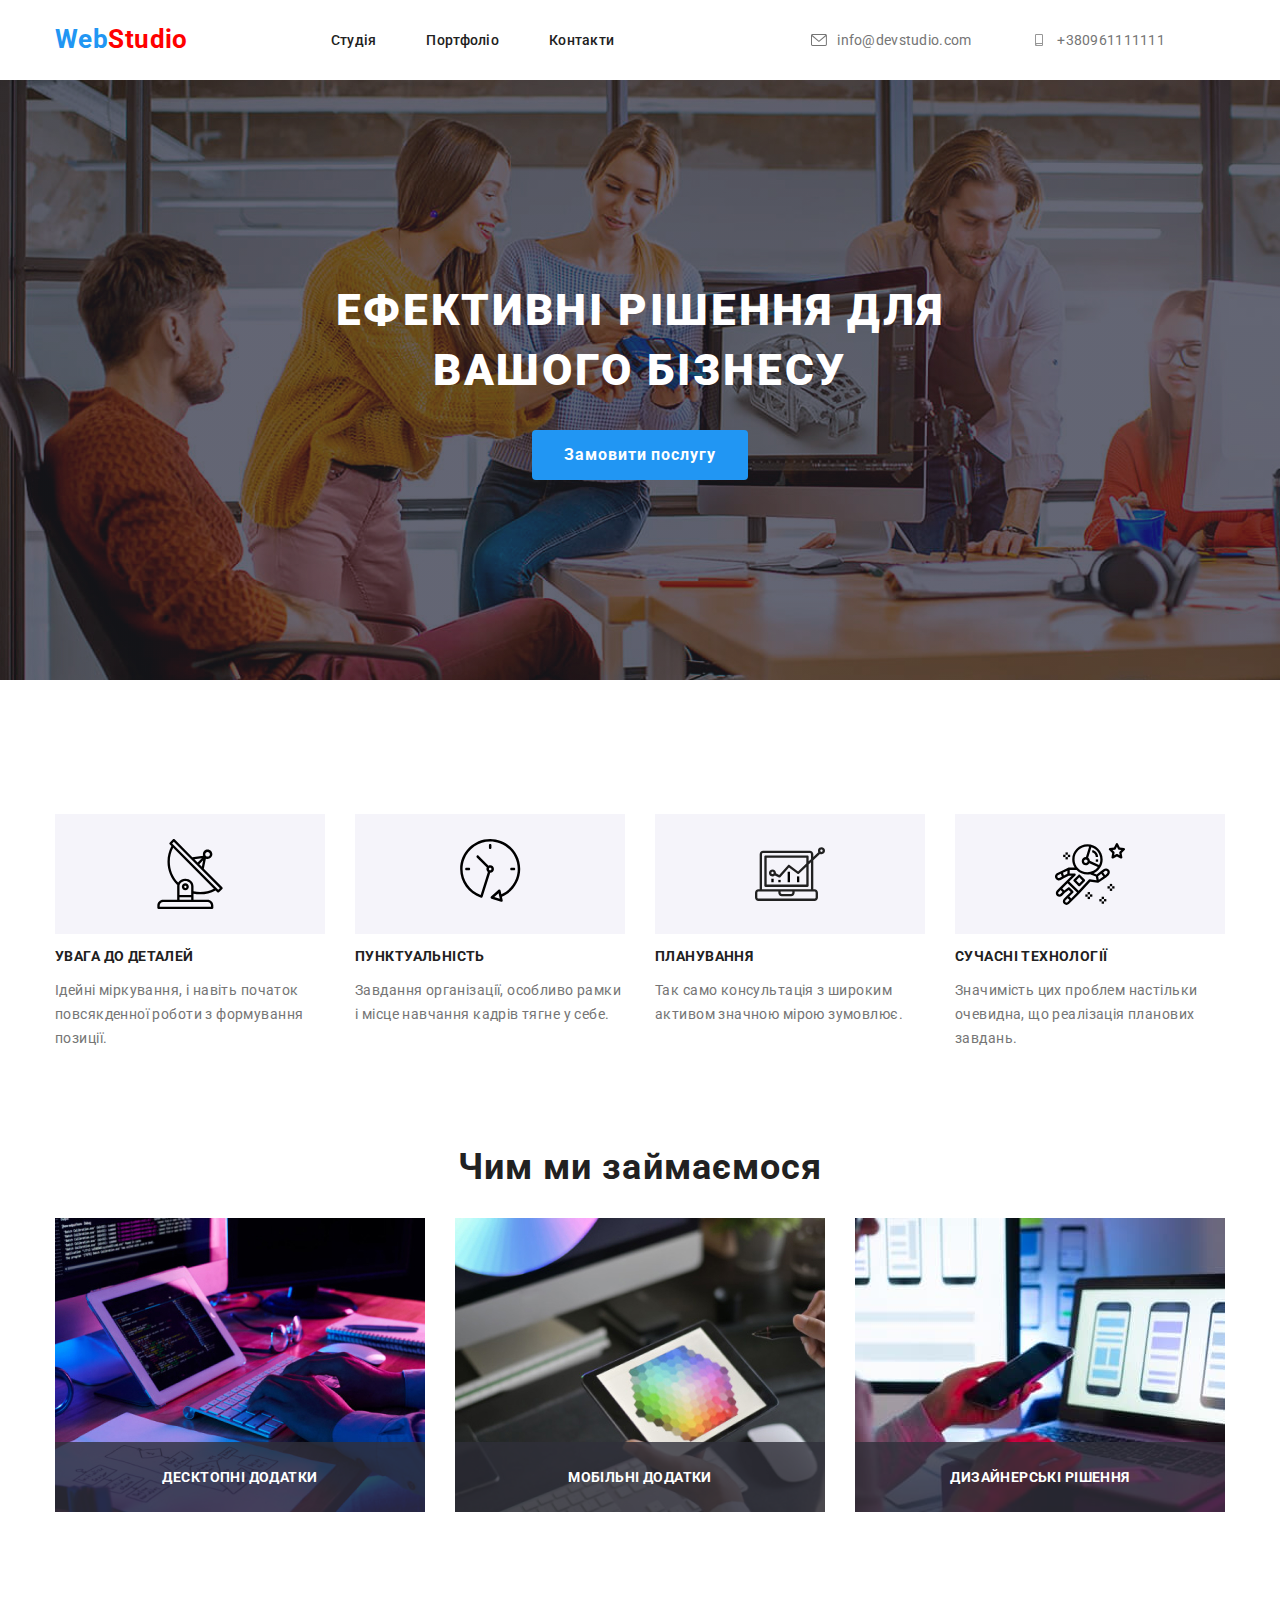
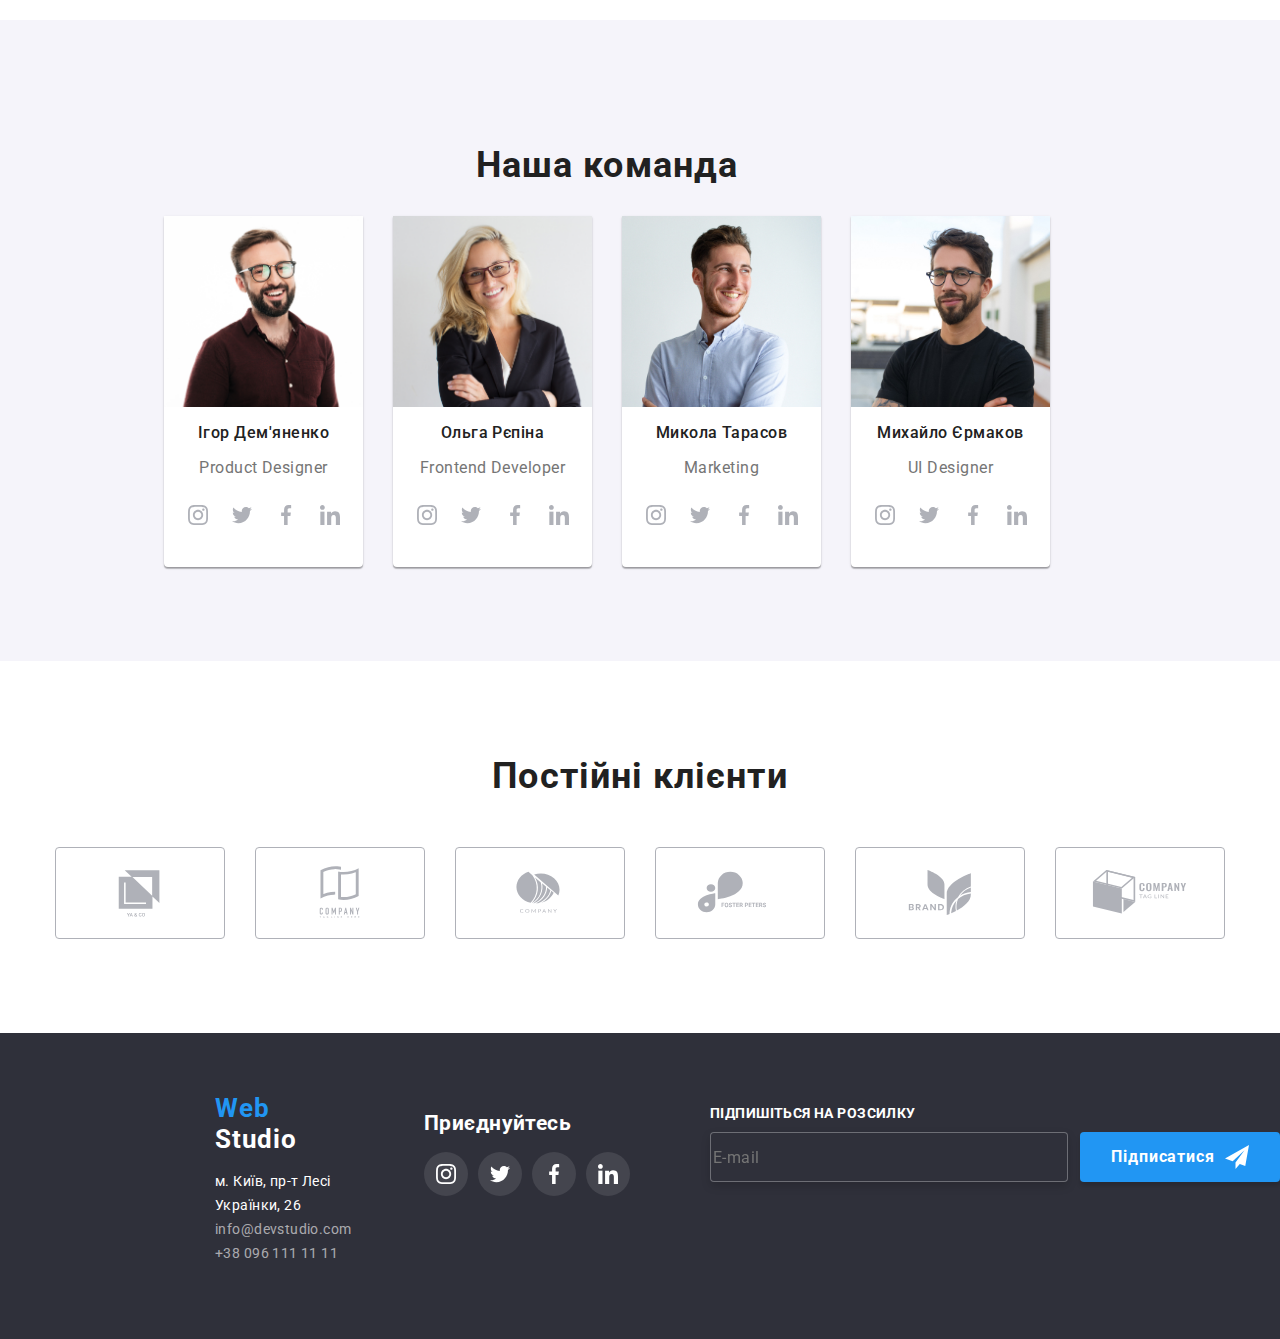
<file: index.html>
<!DOCTYPE html>
<html lang="uk">
  <head>
    <meta charset="UTF-8" >
    <meta http-equiv="X-UA-Compatible" content="IE=edge" >
    <meta name="viewport" content="width=device-width, initial-scale=1.0" >
    <title>Document</title>
    <link rel="preconnect" href="https://fonts.googleapis.com" >
    <link
      href="https://fonts.googleapis.com/css2?family=Montserrat:wght@400;700&family=Roboto:wght@400;500;700&display=swap"
      rel="stylesheet"
    >
    <link
      rel="stylesheet"
      href="https://cdnjs.cloudflare.com/ajax/libs/modern-normalize/1.0.0/modern-normalize.min.css"
    >
    <link rel="stylesheet" href="./css/style.min.css" >
  </head>

  <body>
    <!--topsite-->
    <!-- info -->
    <header class="header">
      <div class="container header__wrap">
        <a class="header__logo" href="./index.html"
          >Web<span class="header__accent">Studio</span></a
        >
        <nav class="header__nav">
          <ul class="header__list">
            <li class="header__item">
              <a class="header__link studia" href="./index.html">Студія</a>
            </li>
            <li class="header__item">
              <a class="header__link porfolio" href="./portfolio.html">Портфоліо</a>
            </li>
            <li class="header__item contakt"><a class="header__link" href="#">Контакти</a></li>
          </ul>
        </nav>
        <ul class="header__contact">
          <li class="header__contact-list">
            <a class="header__contact-item" href="mailto:info@devstudio.com">
              <svg class="header__icon" width="16px" height="12px">
                <use href="./img/symbol-defs.svg#icon-envelope-hover"></use>
              </svg>
              info@devstudio.com</a
            >
          </li>
          <li class="header__contact-list">
            <a class="header__contact-item" href="tel:+380961111111">
              <svg class="header__icon" width="16px" height="12px">
                <use href="./img/symbol-defs.svg#icon-smartphone"></use>
              </svg>
              +380961111111</a
            >
          </li>
        </ul>
      </div>
    </header>
    <!--h1-->
    <main>
      <section class="mains section">
        <div class="container">
          <h1 class="mains__title">Ефективні рішення для вашого бізнесу</h1>
          <button type="button" class="mains__btn" data-modal-open>Замовити послугу</button>
        </div>
      </section>
      <!--info-->
      <section class="info section">
        <div class="container">
          <h2 class="info__title">info</h2>
          <ul class="info__list">
            <li class="info__item">
              <div class="info__icon">
                <svg class="icon__info" width="70px" height="70px">
                  <use href="./img/symbol-defs.svg#icon-antenna-1"></use>
                </svg>
              </div>
              <h3 class="info__name">УВАГА ДО ДЕТАЛЕЙ</h3>
              <p class="info__text">
                Ідейні міркування, і навіть початок повсякденної роботи з формування позиції.
              </p>
            </li>
            <li class="info__item">
              <div class="info__icon">
                <svg class="icon__info" width="70px" height="70px">
                  <use href="./img/symbol-defs.svg#icon-clock-1"></use>
                </svg>
              </div>
              <h3 class="info__name">ПУНКТУАЛЬНІСТЬ</h3>
              <p class="info__text">
                Завдання організації, особливо рамки і місце навчання кадрів тягне у себе.
              </p>
            </li>
            <li class="info__item">
              <div class="info__icon">
                <svg class="icon__info" width="70px" height="70px">
                  <use href="./img/symbol-defs.svg#icon-diagram-1"></use>
                </svg>
              </div>
              <h3 class="info__name">ПЛАНУВАННЯ</h3>
              <p class="info__text">
                Так само консультація з широким активом значною мірою зумовлює.
              </p>
            </li>
            <li class="info__item">
              <div class="info__icon">
                <svg class="icon__info" width="70px" height="70px">
                  <use href="./img/symbol-defs.svg#icon-astronaut-1"></use>
                </svg>
              </div>
              <h3 class="info__name">СУЧАСНІ ТЕХНОЛОГІЇ</h3>
              <p class="info__text">
                Значимість цих проблем настільки очевидна, що реалізація планових завдань.
              </p>
            </li>
          </ul>
        </div>
      </section>

      <!--Чим ми займаємося-->
      <section class="about__company section">
        <div class="container">
          <h2 class="about__title">Чим ми займаємося</h2>
          <ul class="about__list">
            <li class="about__item">
              <a class="about__link" href="#">
                <div class="about__img">
                  <img src="img/box1.jpg" alt="стіл із клавіатурою та планшетом" width="370" >
                  <div class="about__overlay">
                    <p class="about__overlay-text">Десктопні додатки</p>
                  </div>
                </div>
              </a>
            </li>
            <li class="about__item">
              <a class="about__link" href="#">
                <div class="about__img">
                  <img src="img/box3.jpg" alt="Процює за планшетом" width="370" >
                  <div class="about__overlay">
                    <p class="about__overlay-text">Мобільні додатки</p>
                  </div>
                </div>
              </a>
            </li>
            <li class="about__item">
              <a class="about__link" href="#">
                <div class="about__img">
                  <img
                    src="img/box2.jpg"
                    alt="Людина користується ноутбуком та телефоном"
                    width="370">
                  <div class="about__overlay">
                    <p class="about__overlay-text">Дизайнерські рішення</p>
                  </div>
                </div>
              </a>
            </li>
          </ul>
        </div>
      </section>
      <!--team-->
      <section class="team">
        <div class="container">
          <h2 class="team__title">Наша команда</h2>
          <ul class="team__list">
            <li class="team__items">
              <img src="img/teamcard1.jpg" alt="Ігор Дем'яненко" width="270">
              <h3 class="team__item">Ігор Дем'яненко</h3>
              <p class="team__name">Product Designer</p>
              <ul class="team__link-list ">
                <li class="team__link-items">
                  <a class="team__link-svg" href="">
                    <svg class="team__icon-massage" width="20px" height="20px">
                      <use href="./img/symbol-defs.svg#icon-instagram-2"></use>
                    </svg>
                  </a>
                </li>
                <li class="team__link-items">
                  <a href="" class="team__link-svg">
                    <svg class="team__icon-massage" width="20px" height="20px">
                      <use href="./img/symbol-defs.svg#icon-twitter-1"></use>
                    </svg>
                  </a>
                </li>
                <li class="team__link-items">
                  <a href="" class="team__link-svg">
                    <svg class="team__icon-massage" width="20px" height="20px">
                      <use href="./img/symbol-defs.svg#icon-facebook-1"></use>
                    </svg>
                  </a>
                </li>
                <li class="team__link-items">
                  <a href="" class="team__link-svg">
                    <svg class="team__icon-massage" width="20px" height="20px">
                      <use href="./img/symbol-defs.svg#icon-linkedin-1"></use>
                    </svg>
                  </a>
                </li>
              </ul>
            </li>
            <li class="team__items">
              <img src="img/teamcard2.jpg" alt="Ольга Рєпіна" width="270">
              <h3 class="team__item">Ольга Рєпіна</h3>
              <p class="team__name">Frontend Developer</p>
              <ul class="team__link-list ">
                <li class="team__link__items">
                  <a class="team__link-svg" href="">
                    <svg class="team__icon-massage" width="20px" height="20px">
                      <use href="./img/symbol-defs.svg#icon-instagram-2"></use>
                    </svg>
                  </a>
                </li>
                <li class="team__link-items">
                  <a href="" class="team__link-svg">
                    <svg class="team__icon-massage" width="20px" height="20px">
                      <use href="./img/symbol-defs.svg#icon-twitter-1"></use>
                    </svg>
                  </a>
                </li>
                <li class="team__link-items">
                  <a href="" class="team__link-svg">
                    <svg class="team__icon-massage" width="20px" height="20px">
                      <use href="./img/symbol-defs.svg#icon-facebook-1"></use>
                    </svg>
                  </a>
                </li>
                <li class="team__link-items">
                  <a href="" class="team__link-svg">
                    <svg class="team__icon-massage" width="20px" height="20px">
                      <use href="./img/symbol-defs.svg#icon-linkedin-1"></use>
                    </svg>
                  </a>
                </li>
              </ul>
            </li>
            <li class="team__items">
              <img src="img/teamcard3.jpg" alt="Микола Тарасов" width="270">
              <h3 class="team__item">Микола Тарасов</h3>
              <p class="team__name">Marketing</p>
              <ul class="team__link-list ">
                <li class="team__link-items">
                  <a class="team__link-svg" href="">
                    <svg class="team__icon-massage" width="20px" height="20px">
                      <use href="./img/symbol-defs.svg#icon-instagram-2"></use>
                    </svg>
                  </a>
                </li>
                <li class="team__link-items">
                  <a href="" class="team__link-svg">
                    <svg class="team__icon-massage" width="20px" height="20px">
                      <use href="./img/symbol-defs.svg#icon-twitter-1"></use>
                    </svg>
                  </a>
                </li>
                <li class="team__link-items">
                  <a href="" class="team__link-svg">
                    <svg class="team__icon-massage" width="20px" height="20px">
                      <use href="./img/symbol-defs.svg#icon-facebook-1"></use>
                    </svg>
                  </a>
                </li>
                <li class="team__link-items">
                  <a href="" class="team__link-svg">
                    <svg class="team__icon-massage" width="20px" height="20px">
                      <use href="./img/symbol-defs.svg#icon-linkedin-1"></use>
                    </svg>
                  </a>
                </li>
              </ul>
            </li>
            <li class="team__items">
              <img src="img/teamcard4.jpg" alt="Михайло Єрмаков" width="270">
              <h3 class="team__item">Михайло Єрмаков</h3>
              <p class="team__name">UI Designer</p>
              <ul class="team__link-list ">
                <li class="team__link-items">
                  <a class="team__link-svg" href="">
                    <svg class="team__icon-massage" width="20px" height="20px">
                      <use href="./img/symbol-defs.svg#icon-instagram-2"></use>
                    </svg>
                  </a>
                </li>
                <li class="team__link-items">
                  <a href="" class="team__link-svg">
                    <svg class="team__icon-massage" width="20px" height="20px">
                      <use href="./img/symbol-defs.svg#icon-twitter-1"></use>
                    </svg>
                  </a>
                </li>
                <li class="team__link-items">
                  <a href="" class="team__link-svg">
                    <svg class="team__icon-massage" width="20px" height="20px">
                      <use href="./img/symbol-defs.svg#icon-facebook-1"></use>
                    </svg>
                  </a>
                </li>
                <li class="team__link-items">
                  <a href="" class="team__link-svg">
                    <svg class="team__icon-massage" width="20px" height="20px">
                      <use href="./img/symbol-defs.svg#icon-linkedin-1"></use>
                    </svg>
                  </a>
                </li>
              </ul>
          </ul>
         </div>  
      </section>
      <section class="clients">
        <div class="container">
          <h2 class="clients__title">Постійні клієнти</h2>
          <ul class="clients__list">
            <li class="clients__item">
              <a class="clients__link" href="">
                <svg class="clients__icon" width="106" height="60">
                  <use href="./img/symbol-defs.svg#icon-Logo"></use>
                </svg>
              </a>
            </li>
            <li class="clients__item">
              <a class="clients__link" href="">
                <svg class="clients__icon" width="106" height="60">
                  <use href="./img/symbol-defs.svg#icon-Logo-1"></use>
                </svg>
              </a>
            </li>
            <li class="clients__item">
              <a class="clients__link" href="">
                <svg class="clients__icon" width="106" height="60">
                  <use href="./img/symbol-defs.svg#icon-Logo-2"></use>
                </svg>
              </a>
            </li>
            <li class="clients__item">
              <a class="clients__link" href="">
                <svg class="clients__icon" width="106" height="60">
                  <use href="./img/symbol-defs.svg#icon-Logo-3"></use>
                </svg>
              </a>
            </li>
            <li class="clients__item">
              <a class="clients__link" href="">
                <svg class="clients__icon" width="106" height="60">
                  <use href="./img/symbol-defs.svg#icon-Logo-4"></use>
                </svg>
              </a>
            </li>
            <li class="clients__item">
              <a class="clients__link" href="">
                <svg class="clients__icon" width="106" height="60">
                  <use href="./img/symbol-defs.svg#icon-Logo-5"></use>
                </svg>
              </a>
            </li>
          </ul>
        </div>
      </section>
    </main>

    <!--низ страницы-->
    <footer class="footer">
      <div class="footer__all">
        <div class="footer__div">
          <a class="footer__title" href="./index.html"
            >Web <span class="footer__accent">Studio</span></a
          >
          <ul class="footer__list">
            <li class="footer__items">
              <a id="footer__item" href="#">м. Київ, пр-т Лесі Українки, 26</a>
            </li>
            <li class="footer__items">
              <a href="mailto:info@devstudio.com">info@devstudio.com</a>
            </li>
            <li class="footer__items"><a href="tel:+380961111111">+38 096 111 11 11</a></li>
          </ul>
        </div>
        <div class="footer__div">
          <h2 class="footer__h2">Приєднуйтесь</h2>
          <ul class="footer__link-list">
            <li class="footer__link-items">
              <a class="footer__link-svg" href="">
                <svg class="icon__massage-footer" width="20px" height="20px">
                  <use href="./img/symbol-defs.svg#icon-instagram-2"></use>
                </svg>
              </a>
            </li>
            <li class="footer__link-items">
              <a href="" class="footer__link-svg">
                <svg class="icon__massage-footer" width="20px" height="20px">
                  <use href="./img/symbol-defs.svg#icon-twitter-1"></use>
                </svg>
              </a>
            </li>
            <li class="footer__link-items">
              <a href="" class="footer__link-svg">
                <svg class="icon__massage-footer" width="20px" height="20px">
                  <use href="./img/symbol-defs.svg#icon-facebook-1"></use>
                </svg>
              </a>
            </li>
            <li class="footer__link-items">
              <a href="" class="footer__link-svg">
                <svg class="icon__massage-footer" width="20px" height="20px">
                  <use href="./img/symbol-defs.svg#icon-linkedin-1"></use>
                </svg>
              </a>
            </li>
          </ul>
        </div>
        <div class="footer__mailing">
          <h2 class="footer__mailing-title">Підпишіться на розсилку</h2>
          <span class="footer__wrape">
            <label for="footer__label"></label>
            <input
              type="email"
              name="email"
              id="footer__label"
              class="footer__input"
              placeholder="E-mail"
            >
            <button type="submit" class="footer__btn">
              Підписатися
              <svg class="footer__icon-btn" width="24px" height="24px">
                <use href="./img/symbol-defs.svg#icon-icon-send-1"></use>
              </svg>
            </button>
          </span>
        </div>
      </div>
    </footer>
    <div class="backdrop is-hidden" data-modal>
      <div class="modal">
        <div class="modal__body">
          <button class="modal__btn" type="button">
            <svg class="modal__btn-close" width="18px" height="18px" data-modal-close>
              <use href="./img/symbol-defs.svg#icon-close-black-18dp-2-1-1"></use>
            </svg>
          </button>
          <form class="form">
            <p class="form-title">Залиште свої дані, ми вам передзвонимо</p>

            <label class="modal__lable" for="input_name"> Ім'я </label>
            <div class="input__wraper">
              <input
                type="text"
                name="name"
                id="input_name"
                class="input modal-input field"
                required
              >
              <svg class="input_icon" width="12px" height="12px">
                <use href="./img/symbol-defs.svg#icon-tel-1"></use>
              </svg>
            </div>
            <label class="modal__lable" for="input_tel">Телефон</label>
            <div class="input__wraper">
              <input
                type="tel"
                name="phone"
                id="input_tel"
                class="input modal-input field"
                required
              >
              <svg class="input_icon" width="13px" height="13px">
                <use href="./img/symbol-defs.svg#icon-name-1"></use>
              </svg>
            </div>
            <label class="modal__lable" for="input_mail">Пошта</label>
            <div class="input__wraper">
              <input
                type="email"
                name="email"
                id="input_mail"
                class="input modal-input field"
                required
              >
              <svg class="input_icon" width="15px" height="12px">
                <use href="./img/symbol-defs.svg#icon-mail-1"></use>
              </svg>
            </div>
            <label class="modal__lable" for="input_message">Коментар</label>
            <textarea
              name="message"
              id="input_message"
              class="input modal-input textarea"
              placeholder="Введіть текст"
            ></textarea>          
            <div class="check__lable-div">
              <label class="check__lable">
                <input type="checkbox" name="check" class="input__check" >
                <span class="check__wrap">
                  <svg class="check-icon-off" width="16px" height="15px">
                    <use href="./img/symbol-defs.svg#icon-Vector-1"></use>
                  </svg>
                  <svg class="check-icon-on" width="16px" height="15px">
                    <use href="./img/symbol-defs.svg#icon-icon-check"></use>
                  </svg>
                </span>
                <span class="check__text"> Погоджуюся з розсилкою та приймаю </span>
                <a class="check__link" href="#" target="_blank"> Умови договору</a>
              </label>
            </div>
            <button type="submit" class="modal__btn_">Відправити</button>
          </form>
        </div>
      </div>
    </div>
    <script src="./js/modal.js"></script>
  </body>
</html>
</file>
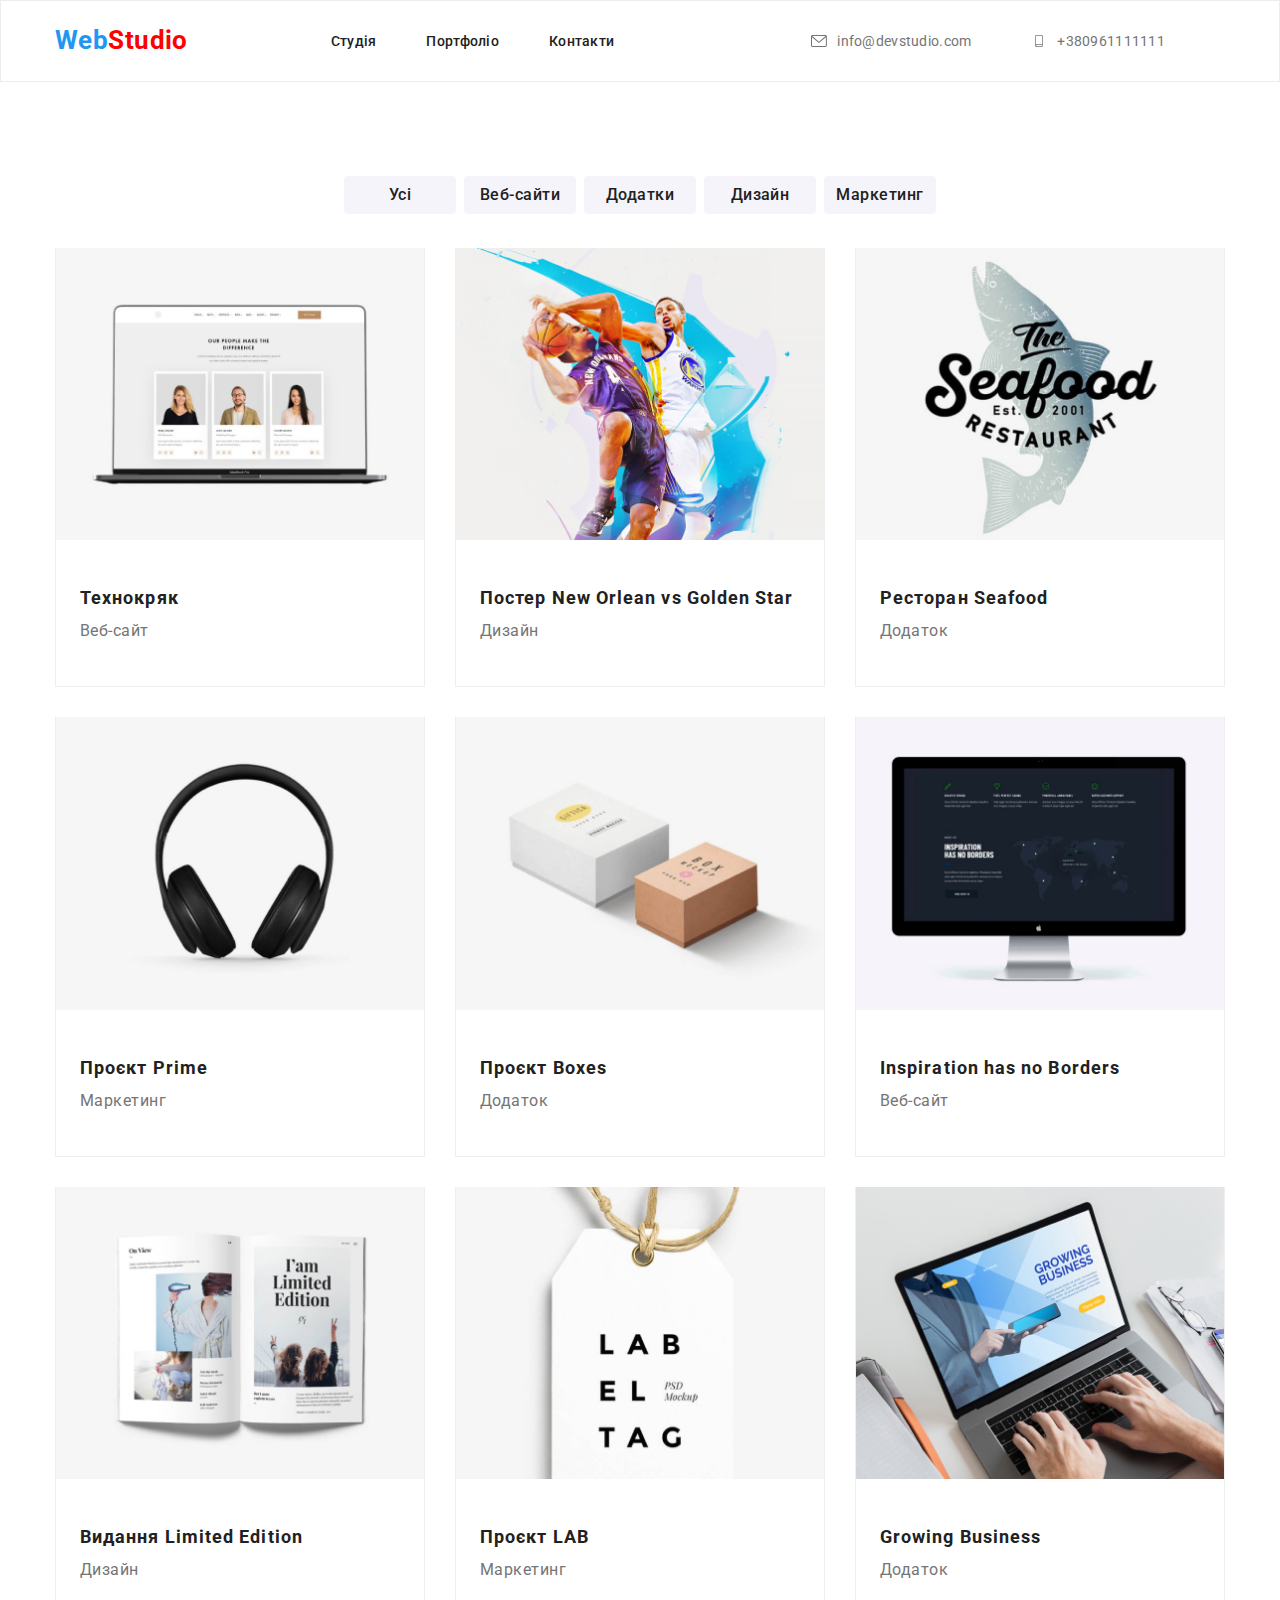
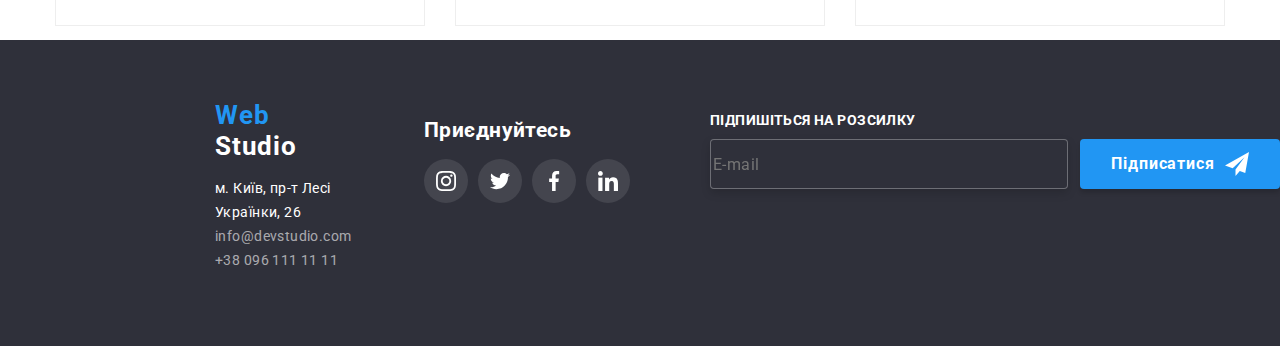
<file: portfolio.html>
<!DOCTYPE html>
<html lang="en">
  <head>
    <meta charset="UTF-8" >
    <meta http-equiv="X-UA-Compatible" content="IE=edge" >
    <meta name="viewport" content="width=device-width, initial-scale=1.0" >
    <title>Document</title>
    <link rel="preconnect" href="https://fonts.googleapis.com" >
    <link
      href="https://fonts.googleapis.com/css2?family=Montserrat:wght@400;700&family=Roboto:wght@400;500;700&display=swap"
      rel="stylesheet"
    >
    <link
      rel="stylesheet"
      href="https://cdnjs.cloudflare.com/ajax/libs/modern-normalize/1.0.0/modern-normalize.min.css"
    >
    <link rel="stylesheet" href="./css/style.min.css" >
  </head>
  <body>
    <!--topsite-->
    <header class="header__portfolio">
      <div class="container header__wrap">
        <a class="header__logo" href="./index.html"
          >Web<span class="header__accent">Studio</span></a
        >
        <nav class="header__nav">
          <ul class="header__list">
            <li class="header__item">
              <a class="header__link" href="./index.html">Студія</a>
            </li>
            <li class="header__item">
              <a class="header__link" href="./portfolio.html">Портфоліо</a>
            </li>
            <li class="header__item"><a class="header__link" href="#">Контакти</a></li>
          </ul>
        </nav>
        <ul class="header__contact">
          <li class="header__contact-list">
            <a class="header__contact-item" href="mailto:info@devstudio.com">
              <svg class="header__icon " width="16px" height="12px">
                <use href="./img/symbol-defs.svg#icon-envelope-hover"></use>
              </svg>
              info@devstudio.com</a
            >
          </li>
          <li class="header__contact-list">
            <a class="header__contact-item" href="tel:+380961111111">
              <svg class="header__icon " width="16px" height="12px">
                <use href="./img/symbol-defs.svg#icon-smartphone"></use>
              </svg>
              +380961111111</a
            >
          </li>
        </ul>
      </div>
    </header>
    <!--h1-->
    <main class="main">
      <!--info-->
      <section class="portfolio__main">
        <div class="container">
          <h1 class="portfolio__title">portfolio</h1>
            <ul class="porfolio__list">
              <li class="portfolio__items">
                <button type="button" class="portfolio__btn">Усі</button>
              </li>
              <li class="portfolio__items">
                <button type="button" class="portfolio__btn">Веб-сайти</button>
              </li>
              <li class="portfolio__items">
                <button type="button" class="portfolio__btn">Додатки</button>
              </li>
              <li class="portfolio__items">
                <button type="button" class="portfolio__btn">Дизайн</button>
              </li>
              <li class="portfolio__items">
                <button type="button" class="portfolio__btn">Маркетинг</button>
              </li>
          </ul>
          <ul class="portfolio__content-list">
            <li class="portfolio__content-items">
              <a class="portfolio__link" href="#">
                <div class="portfolio__photo">
                  <img width="370" src="img/img.jpg" alt="ноутбуком" >
                  <div class="portfolio__hover">
                    <p class="portfolio__hover-text">
                      Ресурс пропонує комплексні пропозиції з різним рівнем функціоналу та сервісів. 
                    Все це дозволить відвідувачу отримати вичерпні відомості про компанію чи приватну особу.
                    </p>
                  </div>
                </div>
                <div class="portfolio__content-text">
                  <h3 class="portfolio__content-h3">Технокряк</h3>
                  <p class="portfolio__content-p">Веб-сайт</p>
                </div>
              </a>
            </li>
            <li class="portfolio__content-items">
              <a class="portfolio__link" href="#">
                <div class="portfolio__photo">
                  <img width="370" src="img/img(1).jpg" alt="два праня гуляють в батскетбол" >
                  <div class="portfolio__hover">
                    <p class="portfolio__hover-text">
                      Ресурс пропонує комплексні пропозиції з різним рівнем функціоналу та сервісів.
                      Все це дозволить відвідувачу отримати вичерпні відомості про компанію чи приватну особу.
                    </p>
                  </div>
                </div>
                <div class="portfolio__content-text">
                  <h3 class="portfolio__content-h3">Постер New Orlean vs Golden Star</h3>
                  <p class="portfolio__content-p">Дизайн</p>
                </div>
              </a>
            </li>
            <li class="portfolio__content-items">
              <a class="portfolio__link" href="#">
                <div class="portfolio__photo">
                  <img width="370" src="img/img(2).jpg" alt="два праня гуляють в батскетбол" >
                  <div class="portfolio__hover">
                    <p class="portfolio__hover-text">
                      Ресурс пропонує комплексні пропозиції з різним рівнем функціоналу та сервісів.
                      Все це дозволить відвідувачу отримати вичерпні відомості про компанію чи приватну особу.
                    </p>
                  </div>
                </div>
                <div class="portfolio__content-text">
                  <h3 class="portfolio__content-h3">Ресторан Seafood</h3>
                  <p class="portfolio__content-p">Додаток</p>
                </div>
              </a>
            </li>
            <li class="portfolio__content-items">
              <a class="portfolio__link" href="#">
                <div class="portfolio__photo">
                  <img width="370" src="img/img(3).jpg" alt="навушники" >
                  <div class="portfolio__hover">
                    <p class="portfolio__hover-text">
                      Ресурс пропонує комплексні пропозиції з різним рівнем функціоналу та сервісів.
                      Все це дозволить відвідувачу отримати вичерпні відомості про компанію чи приватну особу.
                    </p>
                  </div>
                </div>
                <div class="portfolio__content-text">
                  <h3 class="portfolio__content-h3">Проєкт Prime</h3>
                  <p class="portfolio__content-p">Маркетинг</p>
                </div>
              </a>
            </li>
            <li class="portfolio__content-items">
              <a class="portfolio__link" href="#">
                <div class="portfolio__photo">
                  <img width="370" src="img/img(4).jpg" alt="2 коробки" >
                  <div class="portfolio__hover">
                    <p class="portfolio__hover-text">
                      Ресурс пропонує комплексні пропозиції з різним рівнем функціоналу та сервісів.
                      Все це дозволить відвідувачу отримати вичерпні відомості про компанію чи приватну особу.
                    </p>
                  </div>
                </div>
                <div class="portfolio__content-text">
                  <h3 class="portfolio__content-h3">Проєкт Boxes</h3>
                  <p class="portfolio__content-p">Додаток</p>
                </div>
              </a>
            </li>
            <li class="portfolio__content-items">
              <a class="portfolio__link" href="#">
                <div class="portfolio__photo">
                  <img width="370" src="img/img(5).jpg" alt="монітор" >
                  <div class="portfolio__hover">
                    <p class="portfolio__hover-text">
                      Ресурс пропонує комплексні пропозиції з різним рівнем функціоналу та сервісів.
                      Все це дозволить відвідувачу отримати вичерпні відомості про компанію чи приватну особу.
                    </p>
                  </div>
                </div>
                <div class="portfolio__content-text">
                  <h3 class="portfolio__content-h3">Inspiration has no Borders</h3>
                  <p class="portfolio__content-p">Веб-сайт</p>
                </div>
              </a>
            </li>
            <li class="portfolio__content-items">
              <a class="portfolio__link" href="#">
                <div class="portfolio__photo">
                  <img width="370" src="img/img(6).jpg" alt="книга">
                  <div class="portfolio__hover">
                    <p class="portfolio__hover-text">
                      Ресурс пропонує комплексні пропозиції з різним рівнем функціоналу та сервісів.
                      Все це дозволить відвідувачу отримати вичерпні відомості про компанію чи приватну особу.
                    </p>
                  </div>
                </div>                
                <div class="portfolio__content-text">
                  <h3 class="portfolio__content-h3">Видання Limited Edition</h3>
                  <p class="portfolio__content-p">Дизайн</p>
                </div>
              </a>
            </li>
            <li class="portfolio__content-items">
              <a class="portfolio__link" href="#">
                <div class="portfolio__photo">
                  <img width="370" src="img/img(7).jpg" alt="оберіг" >
                  <div class="portfolio__hover">
                    <p class="portfolio__hover-text">
                      Ресурс пропонує комплексні пропозиції з різним рівнем функціоналу та сервісів.
                      Все це дозволить відвідувачу отримати вичерпні відомості про компанію чи приватну особу.
                    </p>
                  </div>
                </div>                
                <div class="portfolio__content-text">
                  <h3 class="portfolio__content-h3">Проєкт <span lang="en">LAB</span></h3>
                  <p class="portfolio__content-p">Маркетинг</p>
                </div>
              </a>
            </li>
            <li class="portfolio__content-items">
              <a class="portfolio__link" href="#">
                <div class="portfolio__photo">
                  <img width="370" src="img/img(8).jpg" alt="ноутбук" >
                  <div class="portfolio__hover">
                    <p class="portfolio__hover-text">
                      Ресурс пропонує комплексні пропозиції з різним рівнем функціоналу та сервісів.
                      Все це дозволить відвідувачу отримати вичерпні відомості про компанію чи приватну особу.
                    </p>
                  </div>
                </div>                
                <div class="portfolio__content-text">
                  <h3 class="portfolio__content-h3">Growing Business</h3>
                  <p class="portfolio__content-p">Додаток</p>
                </div>
              </a>
            </li>
          </ul>
        </div>
      </section>
    </main>

    <!--низ страницы-->
<footer class="footer">
  <div class="footer__all">
    <div class="footer__div">
      <a class="footer__title" href="./index.html">Web <span class="footer__accent">Studio</span></a>
      <ul class="footer__list">
        <li class="footer__items">
          <a id="footer__item" href="#">м. Київ, пр-т Лесі Українки, 26</a>
        </li>
        <li class="footer__items">
          <a href="mailto:info@devstudio.com">info@devstudio.com</a>
        </li>
        <li class="footer__items"><a href="tel:+380961111111">+38 096 111 11 11</a></li>
      </ul>
    </div>
    <div class="footer__div">
      <h2 class="footer__h2">Приєднуйтесь</h2>
      <ul class="footer__link-list">
        <li class="footer__link-items">
          <a class="footer__link-svg" href="">
            <svg class="icon__massage-footer" width="20px" height="20px">
              <use href="./img/symbol-defs.svg#icon-instagram-2"></use>
            </svg>
          </a>
        </li>
        <li class="footer__link-items">
          <a href="" class="footer__link-svg">
            <svg class="icon__massage-footer" width="20px" height="20px">
              <use href="./img/symbol-defs.svg#icon-twitter-1"></use>
            </svg>
          </a>
        </li>
        <li class="footer__link-items">
          <a href="" class="footer__link-svg">
            <svg class="icon__massage-footer" width="20px" height="20px">
              <use href="./img/symbol-defs.svg#icon-facebook-1"></use>
            </svg>
          </a>
        </li>
        <li class="footer__link-items">
          <a href="" class="footer__link-svg">
            <svg class="icon__massage-footer" width="20px" height="20px">
              <use href="./img/symbol-defs.svg#icon-linkedin-1"></use>
            </svg>
          </a>
        </li>
      </ul>
    </div>
    <div class="footer__mailing">
      <h2 class="footer__mailing-title">Підпишіться на розсилку</h2>
      <span class="footer__wrape">
        <label for="footer__label"></label>
        <input type="email" name="email" id="footer__label" class="footer__input" placeholder="E-mail">
        <button type="submit" class="footer__btn">
          Підписатися
          <svg class="footer__icon-btn" width="24px" height="24px">
            <use href="./img/symbol-defs.svg#icon-icon-send-1"></use>
          </svg>
        </button>
      </span>
    </div>
  </div>
</footer>
  </body>
</html>
</file>
<file: css/style.min.css>
:root{--main-text-color: red;--h3-color: red}img{max-width:100%;display:block;height:auto}ul{list-style:none;padding:0}li{margin:0;padding:0}a{color:inherit;text-decoration:none}body{font-family:Roboto,sans-serif;color:#212121;letter-spacing:.03em;font-size:14px}.container{max-width:1200px;padding:0 15px;margin:0 auto}.section{padding:0 0 94px 0}.header__logo{font-weight:700;font-size:26px;line-height:31px;text-decoration:none;color:#2196f3;padding:24px 0 25px 0}.header__accent{color:red}.container{max-width:1200px;padding:0 15px;margin:0 auto}.section{padding:0 0 94px 0}.header__wrap{display:flex;align-items:center}.header__contact{margin-left:auto;margin-top:0;margin-bottom:0}.header__list{list-style:none;display:flex;font-weight:500;font-size:14px;line-height:16px;letter-spacing:.02em;color:#212121;margin:0}.header__nav{margin-left:93px}.header__link{display:inline-block;text-decoration:none;font-weight:500;font-size:14px;line-height:16px;letter-spacing:.02em;color:#212121;padding-top:32px;padding-bottom:32px;position:relative;transition:color 250ms cubic-bezier(0.4, 0, 0.2, 0.1)}.header__link:hover,.header__link:focus,.header__link::after{color:#2196f3}.header__link::after{content:"";position:absolute;bottom:0;left:0;display:block;background-color:#2196f3;width:100%;height:4px;border-radius:4px;opacity:0;transition:opacity 250ms cubic-bezier(0.4, 0, 0.2, 0.1)}.header__link:hover::after,.header__link:focus::after{opacity:1}.header__item{margin-left:50px}.header__contact-list{transition:color 250ms cubic-bezier(0.4, 0, 0.2, 0.1)}.header__contact-list:hover{color:#2196f3}.header__contact{display:flex;list-style:none;justify-content:space-between;align-items:center}.header__contact-item{text-decoration:none;font-weight:500px;font-size:14px;line-height:16px;letter-spacing:.02em;color:#757575;display:flex;justify-content:center;align-items:center;padding:32px 0;transition:color 250ms cubic-bezier(0.4, 0, 0.2, 0.1)}.header__contact-list{margin-right:30px}.header__contact-item:hover,.header__contact-item:focus{color:#2196f3}.header__contact-item{margin-right:30px}.header__icon{fill:currentColor;margin-right:10px}.mains{max-width:1600px;background-image:linear-gradient(rgba(47, 48, 58, 0.4), rgba(47, 48, 58, 0.4)),url("../img/background.jpg");background-repeat:no-repeat;background-size:cover;padding:200px 0;display:block;margin-left:auto;margin-right:auto;align-items:center;text-align:center;justify-content:center}.mains__title{max-width:696px;text-align:center;color:#fff;font-weight:900;font-size:44px;line-height:60px;text-align:center;letter-spacing:.06em;text-transform:uppercase;margin:0 auto 30px auto}.mains__btn{text-align:center;color:#fff;background-color:#2196f3;font-weight:700;text-align:center;font-size:16px;line-height:30px;align-items:center;letter-spacing:.06em;width:216px;height:50px;border:0;border-radius:4px;cursor:pointer;transition:color 250ms cubic-bezier(0.4, 0, 0.2, 0.1),background-color 250ms cubic-bezier(0.4, 0, 0.2, 0.1)}.mains__btn:hover{color:#2196f3;background-color:#fff}.info__title{color:#fff;font-size:0}.info__list{display:flex;justify-content:center;padding:120px 0}.info__item{width:270px;height:74px}.info__item:not(:last-child){margin-right:30px}.info__name{font-weight:700;font-size:14px;line-height:16px;letter-spacing:.03em;text-transform:uppercase;color:#212121}.info__text{font-weight:400;font-size:14px;line-height:24px;letter-spacing:.03em;color:#757575}.info__icon{display:flex;justify-content:center;height:120px;background-color:#f5f4fa;align-items:center}.about__title{font-weight:700;font-size:36px;line-height:42px;text-align:center;letter-spacing:.03em}.about__item:not(:last-child){margin-right:30px}.about__list{display:flex;align-items:center;justify-content:center}.about__img{position:relative}.about__overlay{position:absolute;bottom:0;left:0;display:flex;width:100%;height:70px;justify-content:center;align-items:center;background:rgba(47,48,58,.8)}.about__overlay-text{font-family:"Roboto";font-weight:700;font-size:14px;line-height:16px;text-align:center;letter-spacing:.03em;text-transform:uppercase;color:#fff}.team{background-color:#f5f4fa;padding:94px 215px 94px 149px}.team__title{font-weight:700;font-size:36px;line-height:42px;text-align:center;letter-spacing:.03em}.team__item{font-weight:500;font-size:16px;line-height:19px;text-align:center;letter-spacing:.03em}.team__name{font-weight:400;font-size:16px;line-height:19px;text-align:center;letter-spacing:.03em;color:#757575}.team__list{display:flex;align-items:center;justify-content:center;margin:0}.team__items:not(:last-child){margin-right:30px;left:215px;top:1632px}.team__items{left:215px;top:1632px;box-shadow:0px 1px 3px rgba(0,0,0,.12),0px 1px 1px rgba(0,0,0,.14),0px 2px 1px rgba(0,0,0,.2);border-radius:0px 0px 4px 4px;justify-content:center;text-align:center;background-color:#fff}.team__icon-massage{fill:currentColor}.team__link-list{display:flex;justify-content:center;align-items:center;padding-bottom:30px}.team__link-svg{text-decoration:none;height:44px;width:44px;border-radius:50%;color:#afb1b8;display:flex;justify-content:center;align-items:center;transition:color 250ms cubic-bezier(0.4, 0, 0.2, 0.1),background-color 250ms cubic-bezier(0.4, 0, 0.2, 0.1)}.team__link-svg:hover,.team__link-svg:focus{background-color:#2196f3;color:#fff}.clients__title{text-align:center;margin:94px 0 50px 0;font-weight:700;font-size:36px;line-height:42px;text-align:center;letter-spacing:.03em;color:#212121}.clients__list{display:flex;justify-content:center;margin:0 0 94px 0}.clients__item:not(:last-child){margin-right:30px}.clients__link{width:170px;height:92px}.clients__link{display:flex;justify-content:center;align-items:center;width:170px;height:92px;color:#afb1b8;border:1px solid #afb1b8;border-radius:4px;transition:color 250ms cubic-bezier(0.4, 0, 0.2, 0.1),border-color 250ms cubic-bezier(0.4, 0, 0.2, 0.1)}.clients__icon{fill:currentColor}.clients__link:hover,.clients__link:focus{color:#2196f3;border-color:#2196f3}.footer{background-color:#2f303a;text-decoration:none;padding:60px 0 60px 215px}.footer__title{text-decoration:none;font-weight:700;font-size:26px;line-height:31px;letter-spacing:.03em;color:#2196f3}.footer__accent{color:#fff}.footer__list{list-style-type:none}.footer__items{font-weight:400;font-size:14px;line-height:24px;letter-spacing:.03em}.footer__items a{text-decoration:none}#footer__item{color:#fff}.footer__items a{color:rgba(255,255,255,.6)}.footer__link-list{display:flex;align-items:center}.footer__link-svg{fill:currentColor;color:#fff;text-decoration:none;height:44px;width:44px;border-radius:50%;display:flex;justify-content:center;align-items:center;background-color:rgba(255,255,255,.1);transition:background-color 250ms cubic-bezier(0.4, 0, 0.2, 0.1)}.footer__link-svg:last-child{margin-right:10px}.footer__link-svg:hover,.footer__link-svg:focus{background-color:#2196f3}.footer__h2{color:#fff}.footer__all{display:flex}.footer__div{margin-right:70px}.footer__link-svg:not(:last-child){margin-left:10px}.footer__wrape{display:flex}.footer__mailing-title{font-weight:700;font-size:14px;line-height:16px;letter-spacing:.03em;text-transform:uppercase;color:#fff}.footer__input{width:358px;height:50px;border:1px solid rgba(255,255,255,.3);filter:drop-shadow(0px 4px 4px rgba(0, 0, 0, 0.15));border-radius:4px;background-color:#2f303a;font-weight:400;font-size:16px;line-height:20px;display:flex;align-items:center;letter-spacing:.03em;color:rgba(255,255,255,.6);margin-right:12px}.footer__btn{width:200px;height:50px;display:flex;justify-content:center;align-items:center;font-weight:700;font-size:16px;line-height:30px;display:flex;align-items:center;text-align:center;letter-spacing:.06em;color:#fff;fill:#fff;background:#2196f3;box-shadow:0px 4px 4px rgba(0,0,0,.15);border-radius:4px;border:0;transition:background-color 250ms cubic-bezier(0.4, 0, 0.2, 0.1),border 250ms cubic-bezier(0.4, 0, 0.2, 0.1),color 250ms cubic-bezier(0.4, 0, 0.2, 0.1),fill 250ms cubic-bezier(0.4, 0, 0.2, 0.1)}.footer__btn:hover,.footer__btn:focus{background-color:#2f303a;border:1px solid #2196f3;color:#2196f3;fill:#2196f3}.footer__icon-btn{margin-left:10px}.backdrop{position:fixed;width:100%;height:100%;top:0;left:0;right:0;bottom:0;overflow-y:auto;overflow-x:hidden;z-index:10;background:rgba(0,0,0,.2);transition:visibility 250ms cubic-bezier(0.4, 0, 0.2, 1),opacity 250ms cubic-bezier(0.4, 0, 0.2, 1)}.backdrop.is-hidden{visibility:hidden;opacity:0;pointer-events:none}.modal{min-height:100vh;display:flex;justify-content:center;align-items:center;position:sticky;width:100%}.modal__body{background:#fff;width:528px;box-shadow:0px 1px 3px rgba(0,0,0,.12),0px 1px 1px rgba(0,0,0,.14),0px 2px 1px rgba(0,0,0,.2);border-radius:4px;position:relative;padding:40px;transition:transform 250ms cubic-bezier(0.4, 0, 0.2, 1)}.modal__btn{position:absolute;top:8px;right:8px;border-radius:50%;background:#fff;border:1px solid rgba(0,0,0,.1);display:flex;align-items:center;justify-content:center;padding:0;cursor:pointer;width:30px;height:30px}.form-title{font-weight:700;font-size:20px;line-height:23px;text-align:center;letter-spacing:.03em;color:#212121;padding:0}.modal__lable{display:block;padding-bottom:4px;font-weight:400;font-size:12px;line-height:14px;letter-spacing:.01em;color:#757575;margin-bottom:20px}.input{border:1px solid rgba(33,33,33,.2);border-radius:4px;outline:none;transition:border-color 250ms cubic-bezier(0.4, 0, 0.2, 0.1)}.modal-input{width:100%;height:40px;padding:12px 16px;font-weight:400;font-size:12px;line-height:14px;letter-spacing:.01em;color:#212121;transition:border-color 250ms cubic-bezier(0.4, 0, 0.2, 0.1)}.input_icon{transition:fill 250ms cubic-bezier(0.4, 0, 0.2, 0.1)}.modal-input::placeholder{color:rgba(117,117,117,.5)}.modal__btn_{background:#2196f3;box-shadow:0px 4px 4px rgba(0,0,0,.15);border-radius:4px;border:0;padding:10px 52px;font-weight:700;font-size:16px;line-height:30px;display:flex;margin:0 auto;align-items:center;text-align:center;letter-spacing:.06em;color:#fff;margin-top:30px;transition:background-color 250ms cubic-bezier(0.4, 0, 0.2, 0.1),color 250ms cubic-bezier(0.4, 0, 0.2, 0.1),border 250ms cubic-bezier(0.4, 0, 0.2, 0.1),cursor 250ms cubic-bezier(0.4, 0, 0.2, 0.1)}.modal__btn-close{transition:fill 250ms cubic-bezier(0.4, 0, 0.2, 0.1)}.modal__btn:hover .modal__btn-close,.modal__btn:focus .modal__btn-close{fill:#2196f3}.modal__btn_:hover,.modal__btn_:focus{cursor:pointer}.textarea{height:120px;resize:none}.input__wraper{position:relative;margin-bottom:10px}.input_icon{position:absolute;left:12px;top:50%;transform:translateY(-50%)}.input:focus,.input:hover{border-color:#2196f3}.input:focus+.input_icon,.input:hover+.input_icon{fill:#2196f3}.field{padding-left:45px}.check__lable{margin-top:20px;position:relative;display:flex;justify-content:center}.input__check{opacity:0;position:relative}.check-icon-off{position:absolute;left:8.38px;top:4px}.check-icon-on{position:absolute;left:8.38px;top:4px;opacity:0}.check__text{font-weight:400;font-size:14px;line-height:24px;letter-spacing:.03em;color:#757575}.check__link{font-weight:400;font-size:14px;line-height:24px;letter-spacing:.03em;text-decoration-line:underline;color:#2196f3;text-decoration:underline}.input__check:checked+.check__wrap .check-icon-on{opacity:1}.input__check:checked+.check__wrap .check-icon-off{opacity:0}.header__portfolio{border:1px solid #ececec}.portfolio__content-list{display:flex;flex-wrap:wrap;gap:30px;text-decoration:none}.portfolio__content-items{flex-basis:calc((100% - 60px)/3);text-decoration:none}.portfolio__content-items:hover,.portfolio__content-items:focus{box-shadow:0px 1px 1px rgba(0,0,0,.12),0px 4px 4px rgba(0,0,0,.06),1px 4px 6px rgba(0,0,0,.16)}.portfolio__title{color:#f5f4fa;font-size:0}.porfolio__list{display:flex;flex-wrap:wrap;gap:8px}.porfolio__list{margin-bottom:34px;display:flex;justify-content:center;text-decoration:none;margin-top:0}.portfolio__main{margin-top:94px}.porfolio__items:nth-child(3n+3){margin-right:0;float:right}.porfolio__items{display:flex;justify-content:center;align-items:center;height:80px;text-align:center;background:rgba(255,0,0,.25)}.portfolio__btn{font-weight:500;font-size:16px;line-height:26px;text-align:center;letter-spacing:.03em;color:#212121;width:112px;height:38px;left:726px;top:174px;background:#f5f4fa;border:0;border-radius:4px;transition:background 250ms cubic-bezier(0.4, 0, 0.2, 0.1),color 250ms cubic-bezier(0.4, 0, 0.2, 0.1),box-shadow 250ms cubic-bezier(0.4, 0, 0.2, 0.1)}.portfolio__btn:hover,.portfolio__btn:focus{background:#2196f3;color:#fff;box-shadow:0px 3px 1px rgba(0,0,0,.1),0px 1px 2px rgba(0,0,0,.08),0px 2px 2px rgba(0,0,0,.12);cursor:pointer}.portfolio__content-h3{font-weight:700;font-size:18px;line-height:36px;letter-spacing:.06em;color:#212121;margin:0;margin-top:20px;text-decoration:none}.portfolio__content-p{font-weight:400;font-size:16px;line-height:30px;letter-spacing:.03em;color:#757575;margin:0;margin-bottom:20px}.portfolio__content-text{padding:20px 24px}.portfolio__link{transition:box-shadow 250ms cubic-bezier(0.4, 0, 0.2, 0.1);display:block}.portfolio__photo{position:relative;overflow:hidden}.portfolio__hover{position:absolute;transform:translateY(0);background:rgba(33,150,243,.9);transition:transform 250ms cubic-bezier(0.4, 0, 0.2, 1);opacity:0}.portfolio__link:hover .portfolio__hover,.portfolio__link:focus .portfolio__hover{transform:translateY(-100%);opacity:1}.portfolio__hover-text{font-family:"Roboto";font-weight:400;font-size:18px;line-height:28px;letter-spacing:.03em;color:#fff;padding:63px 24px;margin:0}.portfolio__content-items{border-bottom:1px solid #eee;border-left:1px solid #eee;border-right:1px solid #eee}/*# sourceMappingURL=style.min.css.map */
</file>
